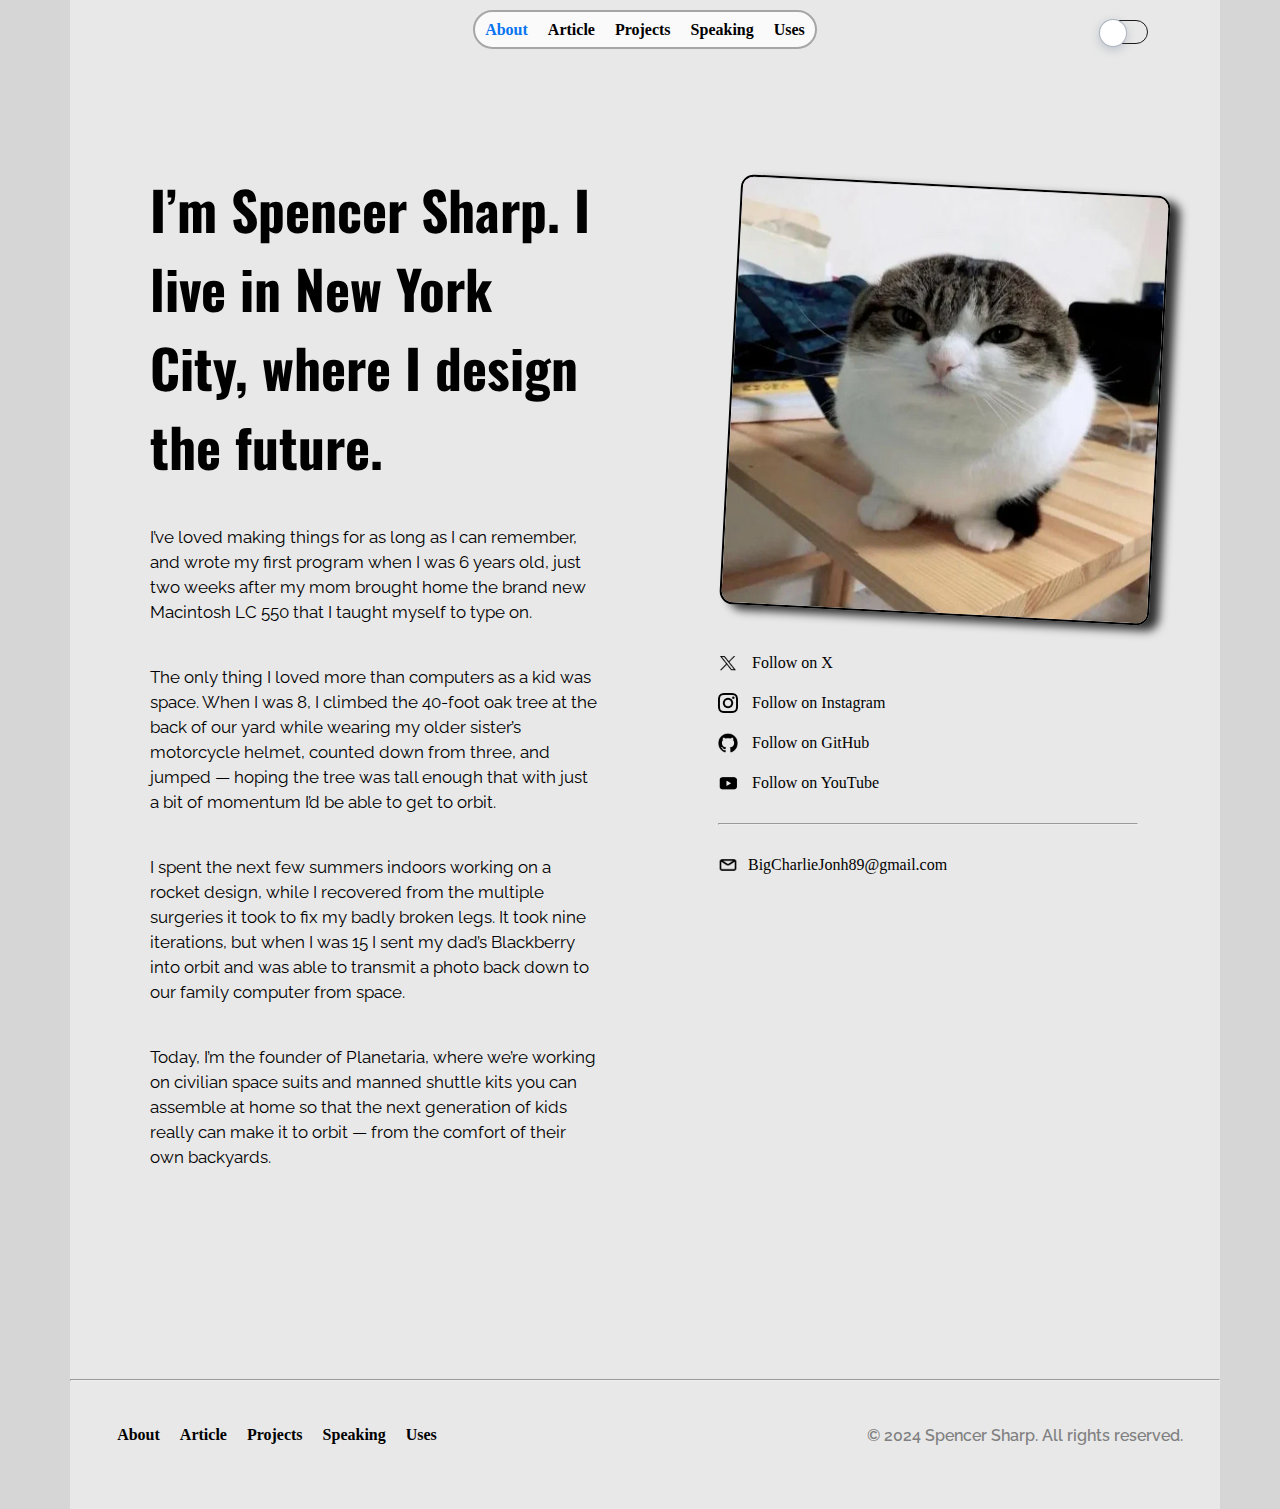
<file: about.html>
<!DOCTYPE html>
<html lang="hu">
<head>
    <meta charset="UTF-8">
    <meta name="description" content="Ez egy oldal">
    <meta name="keywords" content="funni oldal szuper szuperman">
    <meta name="robots" content="nofollow noindex">
    <meta name="author" content="Tamás Gergő Gordon, Kovács Szabolcs">
    <link id="ikonwow" rel="shortcut icon" href="./Img/image.png" type="image/x-icon">
    <link rel="stylesheet" href="style.css">
    <title>Charlie portfóliója</title>
</head>
<body>
  
  
        <input type="checkbox" class="btn" name="Theme" value="Boat">     
   
    
     <div class="fancyBG"> 
        <div class="bdy">



  
            <div id="menu">
                <ul>
                    <li><div class="gomb" id="active"><a href="about.html">About</a></div></li>
                    <li><div class="gomb"><a href="article.html">Article</a></div></li>
                    <li><div class="gomb">Projects</div></li>
                    <li><div class="gomb">Speaking</div></li>
                    <li><div class="gomb">Uses</div></li>
                </ul>
             
            </div>
        
        
        
        <div class="tartalom">
            <div id="kep">
                <img src="./Img/MrCat.png" alt="Charlie" title="Charlie" class="imga">
               

            </div>
            <div id="elerhet">
                <ul>
                    <li class="X"> <img src="./Img/twitter-x.png" alt="X"> <a href="http://">Follow on X</a></li>
                    <li class="X"> <img src="./Img/black-instagram-icon.png" alt="X" > <a href="http://">Follow on Instagram</a></li>
                    <li class="X"> <img src="./Img/github-mark.png" alt="X"> <a href="http://">Follow on GitHub</a></li>
                    <li class="X"> <img src="./Img/ytlogo.png" alt="X"> <a href="http://">Follow on YouTube</a></li>
                    <hr>
                    <li class="X"><img src="./Img/email-svgrepo-com.png" alt="X"><a href="">BigCharlieJonh89@gmail.com</a></li>
                </ul>
            </div>
            <div id="szoveg">
                <h1>I’m Spencer Sharp. I live in New York City, where I design the future.</h1>
                <p>I’ve loved making things for as long as I can remember, and wrote my first program when I was 6 years old, just two weeks after my mom brought home the brand new Macintosh LC 550 that I taught myself to type on.</p>
                <p>The only thing I loved more than computers as a kid was space. When I was 8, I climbed the 40-foot oak tree at the back of our yard while wearing my older sister’s motorcycle helmet, counted down from three, and jumped — hoping the tree was tall enough that with just a bit of momentum I’d be able to get to orbit.</p>
                <p>I spent the next few summers indoors working on a rocket design, while I recovered from the multiple surgeries it took to fix my badly broken legs. It took nine iterations, but when I was 15 I sent my dad’s Blackberry into orbit and was able to transmit a photo back down to our family computer from space.</p>
                <p>Today, I’m the founder of Planetaria, where we’re working on civilian space suits and manned shuttle kits you can assemble at home so that the next generation of kids really can make it to orbit — from the comfort of their own backyards.</p> 
            </div>
       
            

            <div id="webbot">
                <hr id="ho">
                <ul>
                    <li><div class="gomb"><a href="about.html">About</a></div></li>
                    <li><div class="gomb"><a href="article.html">Article</a></div></li>
                    <li><div class="gomb">Projects</div></li>
                    <li><div class="gomb">Speaking</div></li>
                    <li><div class="gomb">Uses</div></li>
                    <p>© 2024 Spencer Sharp. All rights reserved.</p>
                </ul>
                
            </div>
        </div>
        </div>      
    
    </div>

</body>
</html>
</file>
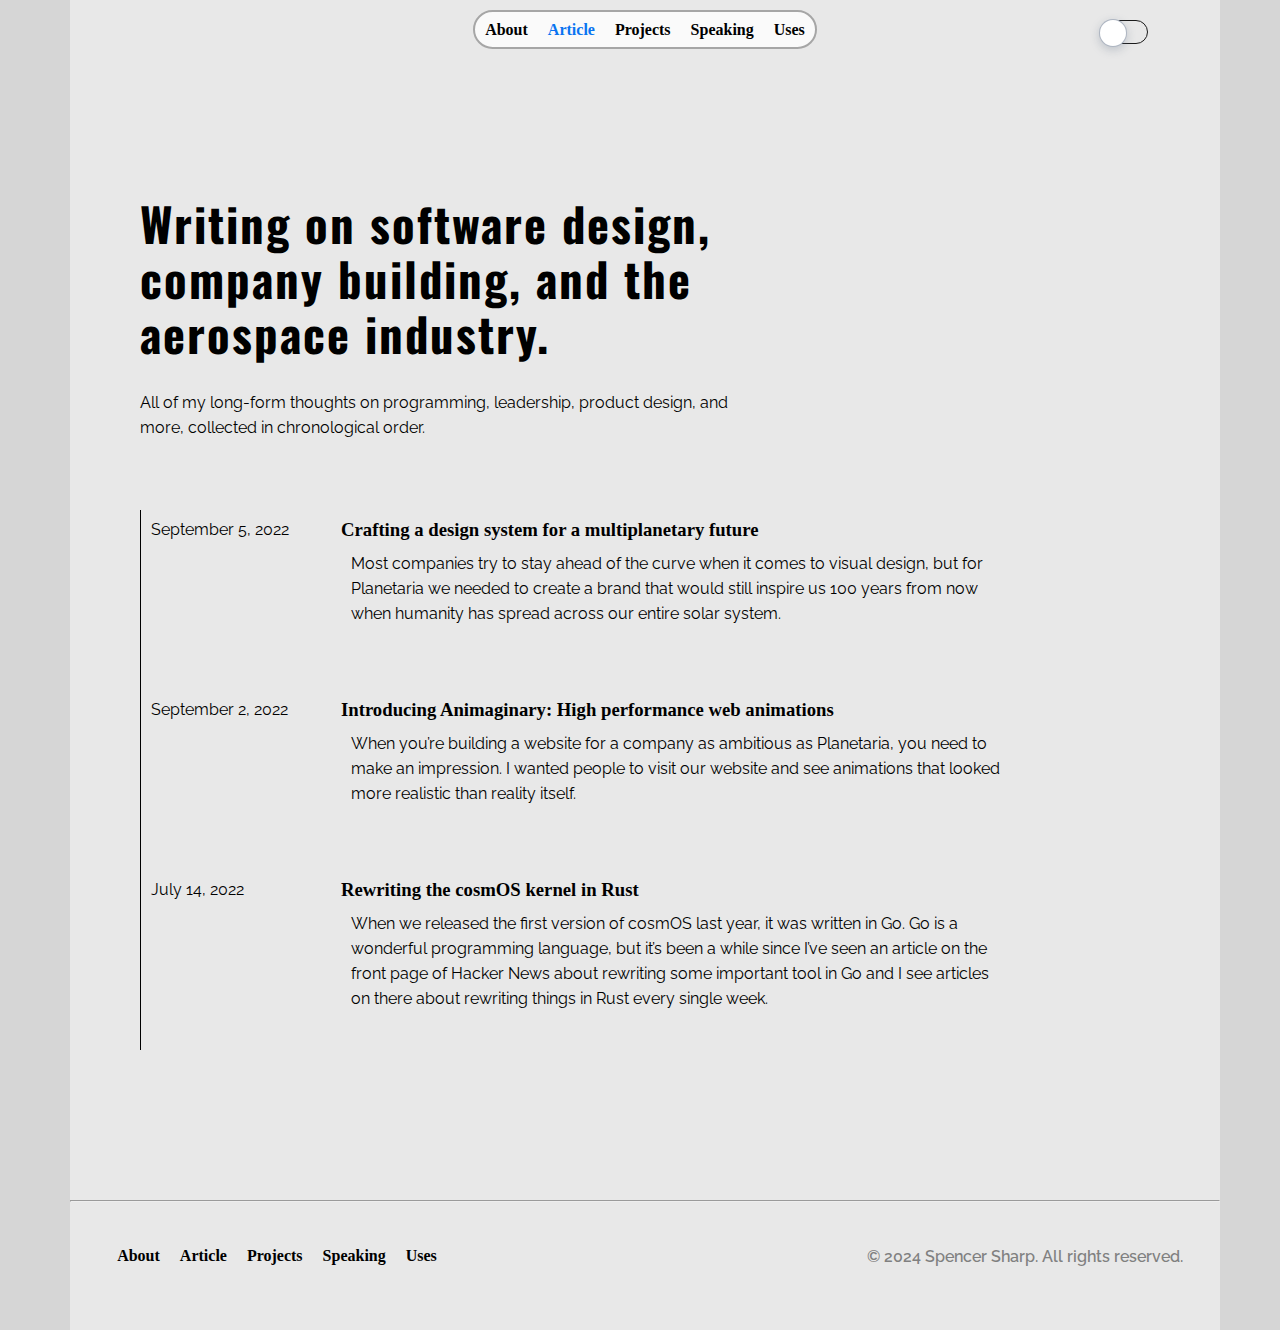
<file: article.html>
<!DOCTYPE html>
<html lang="hu">
<head>
    <meta charset="UTF-8">
    <meta name="description" content="Ez egy oldal">
    <meta name="keywords" content="funni oldal szuper szuperman">
    <meta name="robots" content="nofollow noindex">
    <meta name="author" content="Tamás Gergő Gordon, Kovács Szabolcs">
    <link id="ikonwow" rel="shortcut icon" href="./Img/image.png" type="image/x-icon">
    <link rel="stylesheet" href="style.css">
    <title>Charlie portfóliója</title>
</head>
<body>
  
  
        <input type="checkbox" class="btn" name="Theme" value="Boat">     
   
    
     <div class="fancyBG"> 
        <div class="bdy">



  
            <div id="menu">
                <ul>
                    <li><div class="gomb"><a href="about.html">About</a></div></li>
                    <li><div class="gomb" id="active"><a href="article.html">Article</a></div></li>
                    <li><div class="gomb">Projects</div></li>
                    <li><div class="gomb">Speaking</div></li>
                    <li><div class="gomb">Uses</div></li>
                </ul>
             
            </div>
        
        
        
        <div class="tartalom">
            <div id="rt">
                <h1>Writing on software design, company building, and the aerospace industry.</h1>
                <p id="artp">All of my long-form thoughts on programming, leadership, product design, and more, collected in chronological order.</p>

                <div id="MainCard">
                    <div class="cards">
                        <p>September 5, 2022</p>
                        <a href="https://chatgpt.com" target="_blank">
                            <div class="cardSzoveg">
                                <h3>Crafting a design system for a multiplanetary future</h3>
                                <p>Most companies try to stay ahead of the curve when it comes to visual design, but for Planetaria we needed to create a brand that would still inspire us 100 years from now when humanity has spread across our entire solar system.</p>
    
                            </div>
                        </a>
                     
                    </div>
                    <div class="cards">
                        <p>September 2, 2022</p>
                        <a href="https://chatgpt.com">
                            <div class="cardSzoveg" target="_blank">
                                <h3>Introducing Animaginary: High performance web animations</h3>
                                <p>When you’re building a website for a company as ambitious as Planetaria, you need to make an impression. I wanted people to visit our website and see animations that looked more realistic than reality itself.</p>
                            </div>
                        </a>

                    </div>
                    <div class="cards">
                        <p>July 14, 2022</p>
                        <a href="https://chatgpt.com" target="_blank">
                            <div class="cardSzoveg">
                                <h3>Rewriting the cosmOS kernel in Rust</h3>
                                <p>When we released the first version of cosmOS last year, it was written in Go. Go is a wonderful programming language, but it’s been a while since I’ve seen an article on the front page of Hacker News about rewriting some important tool in Go and I see articles on there about rewriting things in Rust every single week.</p>
    
                            </div>
                        </a>
                      
                    </div>
                </div>

            </div>
          






            <div id="webbot">
                <hr id="ho">
                <ul>
                    <li><div class="gomb"><a href="about.html">About</a></div></li>
                    <li><div class="gomb"><a href="article.html">Article</a></div></li>
                    <li><div class="gomb">Projects</div></li>
                    <li><div class="gomb">Speaking</div></li>
                    <li><div class="gomb">Uses</div></li>
                    <p>© 2024 Spencer Sharp. All rights reserved.</p>
                </ul>
                
            </div>
        </div>
        </div>      
    
    </div>

</body>
</html>
</file>
<file: style.css>
* {
  margin: 0;
  padding: 0;
  box-sizing: border-box;


}

@font-face {
  font-family: sajatH1;
  src: url('./fonts/Oswald-VariableFont_wght.ttf');
}

@font-face {
  font-family: sajatp;
  src: url('./fonts/Raleway-VariableFont_wght.ttf');
}





.bdy {

  margin-left: 70px;
  margin-right: 60px;

}



p {
  font-family: sajatp;

}






/* Kep */


#kep {
  position: relative;
  top: -10px;
  margin-left: 600px;

}

.imga {
  transform: rotate(3deg);
  width: 430px;
  height: 430px;
  border-radius: 3%;

}

.indicator {
  width: 100%;
  height: 3px;
  background-color: #00aaff;
  display: none;

}

.bty {
  z-index: 1;
  position: relative;
  background-color: #ffffff;
}

/* Menu */


#menu {
  z-index: 1;
  height: 45px;
  max-height: 45px;
  line-height: 35px;
  width: 390px;
  margin-left: auto;
  margin-right: auto;
  margin-bottom: 150px;
  text-align: center;
  border-radius: 120px;
  cursor: pointer;
  user-select: none;
  position: sticky;
  top: 0;
  font-weight: 550;

}


#menu ul {

  margin-top: 10px;
  border-radius: 20px;
  border: 2px solid #A6A6A6;
  background-color: #FAFAFA;
  color: black;
  list-style-type: none;
  display: inline-flex;

}




#menu li {
  padding-left: 10px;
  padding-right: 10px;
}


#menu li:hover,
a:hover {
  color: rgba(9, 117, 241, 0.8);
  text-shadow: 10px 0 20px rgba(9, 117, 241, 0.8);

}

a {
  text-decoration: none;
  color: black;
}


#active a{
  color: #0974f1;
}

/* Tartalom */

.tartalom {
  text-align: center;
  margin-left: auto;
  margin-right: auto;
  max-height: max-content;

}

.cards {
  padding-top: 10px;
  border-left: 1px black solid;
  text-align: start;
  position: relative;
  max-height: 180px;
  margin-left: 70px;
  max-width: 700px;
  user-select: none;
  cursor: pointer;
  text-decoration: none;
}

.cards a:hover {
  text-shadow: none;
  color: inherit;

}

.cards p {
  margin-left: 10px;

}

#MainCard {
  margin-top: 70px;
}

.cardSzoveg {
  position: relative;
  right: -180px;
  top: -50px;
  border-radius: 15px;
  padding: 30px 20px;
}

.cardSzoveg h3 {
  margin-bottom: 10px;
}

.cardSzoveg p {
  line-height: 25px;
}

.cardSzoveg:hover {
  background-color: rgba(255, 255, 255, 0.2);

}


#rt {
  margin-bottom: 250px;
}


#rt h1 {

  text-align: start;
  max-width: 600px;
  font-size: 35pt;
  line-height: 55px;
  margin-left: 70px;
  margin-bottom: 30px;
  letter-spacing: 2px;
}

#artp {
  max-width: 600px;
  line-height: 25px;
  margin-left: 70px;
  text-align: start;
}



h1 {
  font-size: 40pt;
  font-family: sajatH1;
}

#szoveg {
  position: relative;
  right: -80px;
  bottom: 460px;
  margin-right: 700px;
  max-height: 850px;
  text-align: start;
}

#szoveg p {
  margin-top: 40px;
  font-size: 13pt;
  line-height: 25px;
}


/* Elerhetoseg */


#elerhet {
  position: absolute;
  top: 640px;
  left: 715px;
  width: 140px;
}

#elerhet li {
  margin: 0;
  padding: 0;
}

#elerhet ul {
  list-style-type: none;
  width: max-content;
  text-align: start;
  margin: 2px;
  padding: 1px;
}

#elerhet a {
  text-decoration: none;
  color: inherit;
}

#elerhet li:hover a {
  color: #00aaff;
  transition: all .3s ease;
}

#elerhet li:hover img {
  filter: grayscale(0) brightness(1) contrast(100%);
}

#elerhet ul hr {
  margin: 20px 0;
  width: 420px;
}

.X img {
  object-fit: contain;
  width: 20px;
  height: 20px;
  position: relative;
  top: 5px;
  filter: grayscale(100%) brightness(0) contrast(1000%);
  transition: all .3s ease;
  margin-right: 10px;
}


.X {
  height: 40px;
  line-height: 40px;
}


/* web bottom */
#webbot {

  position: relative;
  top: -100px;
  margin: 0;
  max-height: 30px;
  font-weight: 550;




}

.cards a:hover {
  text-shadow: none;
  color: inherit;

}

#webbot ul {
  display: inline-flex;
  list-style-type: none;

  margin: 10px;
  margin-top: 45px;
}

#webbot li {
  position: relative;

  padding: 0 10px;
}

#webbot p {
  margin-left: 420px;
  color: #808080;
}



























/* Gomb */




.btn {
  position: absolute;
  top: 20px;
  left: 1100px;
  height: 1.5rem;
  width: 3rem;
  cursor: pointer;
  appearance: none;
  -webkit-appearance: none;
  border-radius: 9999px;
  border: #1A1A1A 1px solid;
  background-color: rgba(100, 116, 139, 0);
  transition: all .3s ease;
}




.btn::before {
  position: absolute;
  content: "";
  left: calc(1.5rem - 1.6rem);
  top: calc(1.5rem - 1.6rem);
  display: block;
  height: 1.6rem;
  width: 1.6rem;
  cursor: pointer;
  border: 1px solid rgba(100, 116, 139, 0.527);
  border-radius: 9999px;
  background-color: rgba(255, 255, 255, 1);
  box-shadow: 0 3px 10px rgba(100, 116, 139, 0.327);
  transition: all 0.4s cubic-bezier(0.23, 1, 0.320, 1);
}

.switch:hover::before {
  box-shadow: 0 0 0px 8px rgba(0, 0, 0, .15)
}

.switch:checked:hover::before {
  box-shadow: 0 0 0px 8px rgba(77, 175, 80, .15)
}

input[type="checkbox"]:checked:before {

  transform: translateX(2em);


}

input[type="checkbox"]:checked {
  box-shadow: 0 0 20px rgba(9, 117, 241, 0.8);
  border: 1px solid #0974f1;


}

input[type="checkbox"]:not(:checked)~.fancyBG .bdy {
  background-color: #E8E8E8;

  .imga {
    box-shadow: 10px 5px 10px rgba(0, 0, 0, 0.8);
    border: 2px black solid;
  }

}

input[type="checkbox"]:not(:checked)~.fancyBG {
  background-color: #D6D6D6;

}


/* Leghatso hatter */
input[type="checkbox"]:checked~.fancyBG {
  background-color: black;


}

/* web hattere */

input[type="checkbox"]:checked~.fancyBG .bdy {

  background: linear-gradient(to left, #1A1A1A, #232323, #2C2C2C, #363636, #404040);
  border-left: 2px solid #A6A6A6;
  border-right: 2px solid #A6A6A6;
  box-shadow: 0 0 20px rgba(255, 255, 255, 0.8);
  color: #FAFAFA;
  color-scheme: light dark;

  .cards {
    border-left: white 1px solid;
  }

  .X img {
    filter: grayscale(100%) brightness(1000%) contrast(0);
    transition: all .3s ease;
  }

  .imga {
    box-shadow: 0 0 20px rgba(255, 255, 255, 0.8);
    border: 2px white solid;
  }

  a {
    color: #FAFAFA;
  }

  a:hover {
    color: rgba(9, 117, 241, 0.8);
    text-shadow: 10px 0 20px rgba(9, 117, 241, 0.8);
  }

  .cards a:hover {
    text-shadow: none;
    color: inherit;

  }

  #webbot p {

    color: white;
  }


  #menu ul {
    box-shadow: 0 10px 20px rgba(0, 0, 0, 0.8);

    border: 2px solid #1A1A1A;
    background-color: #333333;
    border-radius: 20px;
    color: #FAFAFA;



  }
}
</file>
